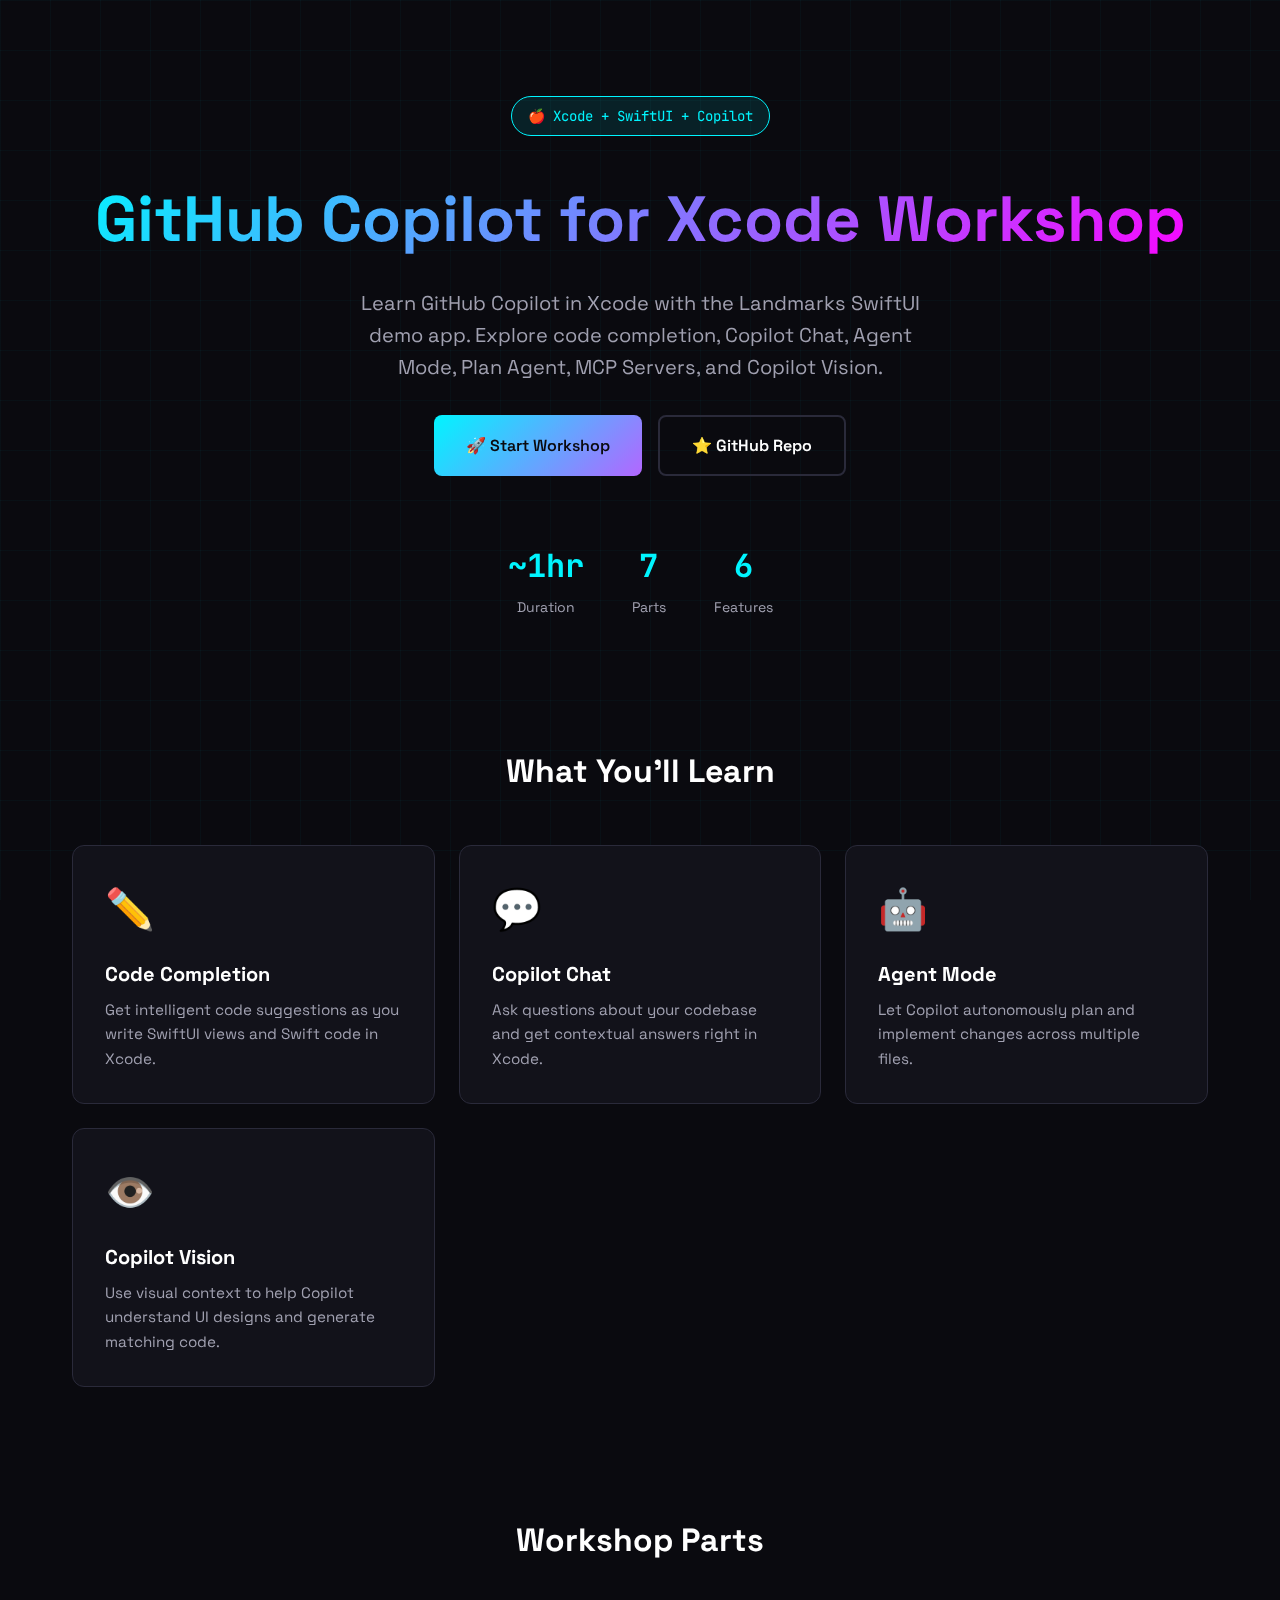
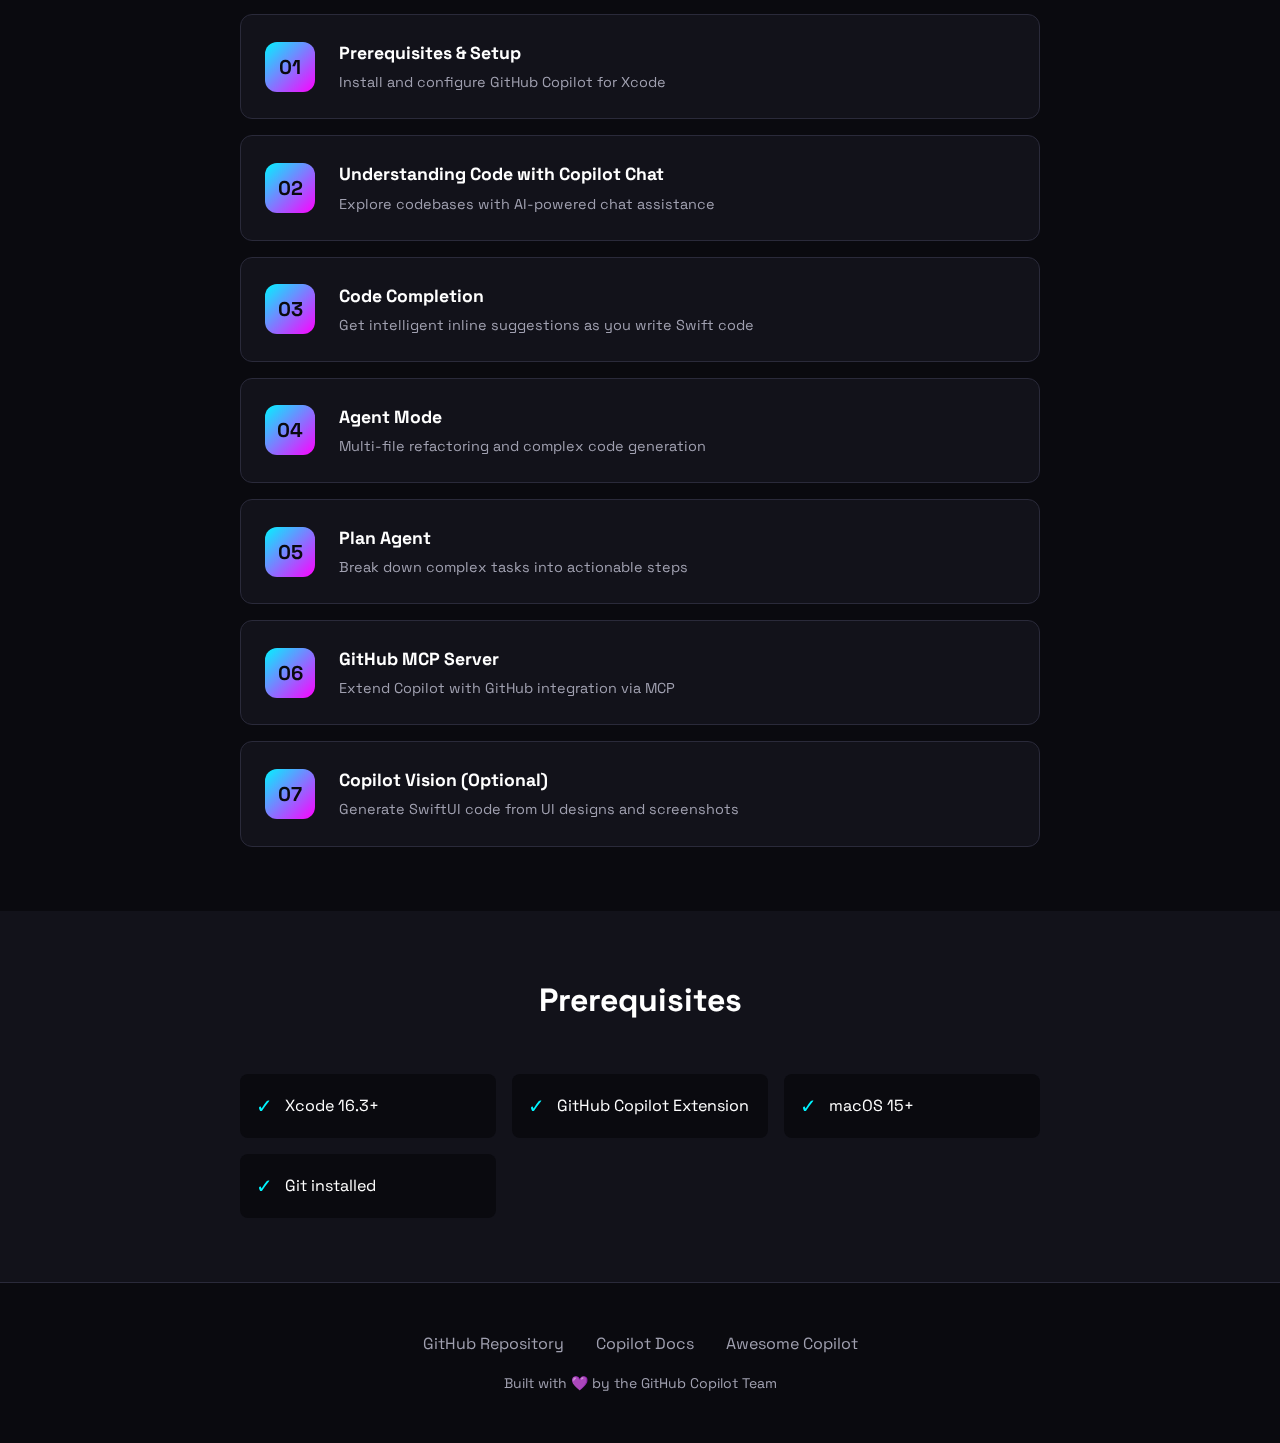
<file: docs/index.html>
<!DOCTYPE html>
<html lang="en">
<head>
    <meta charset="UTF-8">
    <meta name="viewport" content="width=device-width, initial-scale=1.0">
    <title>GitHub Copilot for Xcode Workshop</title>
    <link rel="preconnect" href="https://fonts.googleapis.com">
    <link href="https://fonts.googleapis.com/css2?family=Space+Grotesk:wght@400;500;600;700&family=JetBrains+Mono:wght@400;500;700&display=swap" rel="stylesheet">
    <style>
        :root { --bg-dark: #0a0a0f; --bg-card: #12121a; --neon-cyan: #00f5ff; --neon-magenta: #ff00ff; --neon-purple: #b366ff; --text-primary: #ffffff; --text-secondary: #a0a0b0; --border-color: #2a2a3a; }
        * { margin: 0; padding: 0; box-sizing: border-box; }
        body { font-family: 'Space Grotesk', sans-serif; background: var(--bg-dark); color: var(--text-primary); line-height: 1.6; min-height: 100vh; }
        body::before { content: ''; position: fixed; top: 0; left: 0; width: 100%; height: 100%; background: linear-gradient(90deg, rgba(0,245,255,0.03) 1px, transparent 1px), linear-gradient(rgba(0,245,255,0.03) 1px, transparent 1px); background-size: 50px 50px; pointer-events: none; z-index: -1; }
        .container { max-width: 1200px; margin: 0 auto; padding: 0 2rem; }
        .hero { padding: 6rem 0 4rem; text-align: center; position: relative; }
        .hero-badge { display: inline-block; padding: 0.5rem 1rem; background: rgba(0,245,255,0.1); border: 1px solid var(--neon-cyan); border-radius: 50px; font-size: 0.875rem; color: var(--neon-cyan); margin-bottom: 2rem; font-family: 'JetBrains Mono', monospace; }
        .hero h1 { font-size: clamp(2.5rem, 6vw, 4rem); font-weight: 700; margin-bottom: 1rem; background: linear-gradient(135deg, var(--neon-cyan), var(--neon-magenta)); -webkit-background-clip: text; -webkit-text-fill-color: transparent; background-clip: text; }
        .hero-subtitle { font-size: 1.25rem; color: var(--text-secondary); max-width: 600px; margin: 0 auto 2rem; }
        .hero-cta { display: flex; gap: 1rem; justify-content: center; flex-wrap: wrap; }
        .btn { display: inline-flex; align-items: center; gap: 0.5rem; padding: 1rem 2rem; border-radius: 8px; font-weight: 600; text-decoration: none; transition: all 0.3s ease; font-size: 1rem; }
        .btn-primary { background: linear-gradient(135deg, var(--neon-cyan), var(--neon-purple)); color: var(--bg-dark); }
        .btn-primary:hover { transform: translateY(-2px); box-shadow: 0 10px 40px rgba(0,245,255,0.3); }
        .btn-secondary { background: transparent; border: 2px solid var(--border-color); color: var(--text-primary); }
        .btn-secondary:hover { border-color: var(--neon-cyan); color: var(--neon-cyan); }
        .stats { display: flex; justify-content: center; gap: 3rem; margin-top: 4rem; flex-wrap: wrap; }
        .stat { text-align: center; }
        .stat-value { font-size: 2rem; font-weight: 700; color: var(--neon-cyan); font-family: 'JetBrains Mono', monospace; }
        .stat-label { font-size: 0.875rem; color: var(--text-secondary); margin-top: 0.25rem; }
        .features { padding: 4rem 0; }
        .section-title { font-size: 2rem; text-align: center; margin-bottom: 3rem; }
        .features-grid { display: grid; grid-template-columns: repeat(auto-fit, minmax(280px, 1fr)); gap: 1.5rem; }
        .feature-card { background: var(--bg-card); border: 1px solid var(--border-color); border-radius: 12px; padding: 2rem; transition: all 0.3s ease; }
        .feature-card:hover { border-color: var(--neon-cyan); transform: translateY(-4px); }
        .feature-icon { font-size: 2.5rem; margin-bottom: 1rem; }
        .feature-card h3 { font-size: 1.25rem; margin-bottom: 0.5rem; }
        .feature-card p { color: var(--text-secondary); font-size: 0.95rem; }
        .workshop { padding: 4rem 0; }
        .parts-list { display: flex; flex-direction: column; gap: 1rem; max-width: 800px; margin: 0 auto; }
        .part-card { display: flex; align-items: center; gap: 1.5rem; background: var(--bg-card); border: 1px solid var(--border-color); border-radius: 12px; padding: 1.5rem; text-decoration: none; color: inherit; transition: all 0.3s ease; }
        .part-card:hover { border-color: var(--neon-magenta); background: rgba(255,0,255,0.05); }
        .part-number { width: 50px; height: 50px; display: flex; align-items: center; justify-content: center; background: linear-gradient(135deg, var(--neon-cyan), var(--neon-magenta)); border-radius: 12px; font-weight: 700; font-size: 1.25rem; color: var(--bg-dark); flex-shrink: 0; }
        .part-content { flex: 1; }
        .part-content h3 { font-size: 1.1rem; margin-bottom: 0.25rem; }
        .part-content p { color: var(--text-secondary); font-size: 0.9rem; }
        .part-time { font-family: 'JetBrains Mono', monospace; font-size: 0.875rem; color: var(--neon-cyan); padding: 0.25rem 0.75rem; background: rgba(0,245,255,0.1); border-radius: 50px; }
        .prereqs { padding: 4rem 0; background: var(--bg-card); }
        .prereqs-grid { display: grid; grid-template-columns: repeat(auto-fit, minmax(200px, 1fr)); gap: 1rem; max-width: 800px; margin: 0 auto; }
        .prereq-item { display: flex; align-items: center; gap: 0.75rem; padding: 1rem; background: var(--bg-dark); border-radius: 8px; }
        .prereq-check { color: var(--neon-cyan); font-size: 1.25rem; }
        footer { padding: 3rem 0; text-align: center; border-top: 1px solid var(--border-color); }
        .footer-links { display: flex; justify-content: center; gap: 2rem; margin-bottom: 1rem; flex-wrap: wrap; }
        .footer-links a { color: var(--text-secondary); text-decoration: none; transition: color 0.3s ease; }
        .footer-links a:hover { color: var(--neon-cyan); }
        .footer-credit { color: var(--text-secondary); font-size: 0.875rem; }
        @media (max-width: 768px) { .hero { padding: 4rem 0 3rem; } .stats { gap: 2rem; } .part-card { flex-direction: column; text-align: center; } .part-time { margin-top: 0.5rem; } }
    </style>
</head>
<body>
    <section class="hero">
        <div class="container">
            <span class="hero-badge">🍎 Xcode + SwiftUI + Copilot</span>
            <h1>GitHub Copilot for Xcode Workshop</h1>
            <p class="hero-subtitle">Learn GitHub Copilot in Xcode with the Landmarks SwiftUI demo app. Explore code completion, Copilot Chat, Agent Mode, Plan Agent, MCP Servers, and Copilot Vision.</p>
            <div class="hero-cta">
                <a href="step.html?step=00-overview" class="btn btn-primary">🚀 Start Workshop</a>
                <a href="https://github.com/copilot-dev-days/xcode-workshop" class="btn btn-secondary" target="_blank">⭐ GitHub Repo</a>
            </div>
            <div class="stats">
                <div class="stat">
                    <div class="stat-value">~1hr</div>
                    <div class="stat-label">Duration</div>
                </div>
                <div class="stat">
                    <div class="stat-value">7</div>
                    <div class="stat-label">Parts</div>
                </div>
                <div class="stat">
                    <div class="stat-value">6</div>
                    <div class="stat-label">Features</div>
                </div>
            </div>
        </div>
    </section>

    <section class="features">
        <div class="container">
            <h2 class="section-title">What You'll Learn</h2>
            <div class="features-grid">
                <div class="feature-card">
                    <div class="feature-icon">✏️</div>
                    <h3>Code Completion</h3>
                    <p>Get intelligent code suggestions as you write SwiftUI views and Swift code in Xcode.</p>
                </div>
                <div class="feature-card">
                    <div class="feature-icon">💬</div>
                    <h3>Copilot Chat</h3>
                    <p>Ask questions about your codebase and get contextual answers right in Xcode.</p>
                </div>
                <div class="feature-card">
                    <div class="feature-icon">🤖</div>
                    <h3>Agent Mode</h3>
                    <p>Let Copilot autonomously plan and implement changes across multiple files.</p>
                </div>
                <div class="feature-card">
                    <div class="feature-icon">👁️</div>
                    <h3>Copilot Vision</h3>
                    <p>Use visual context to help Copilot understand UI designs and generate matching code.</p>
                </div>
            </div>
        </div>
    </section>

    <section class="workshop">
        <div class="container">
            <h2 class="section-title">Workshop Parts</h2>
            <div class="parts-list">
                <a href="step.html?step=01-setup" class="part-card">
                    <div class="part-number">01</div>
                    <div class="part-content">
                        <h3>Prerequisites & Setup</h3>
                        <p>Install and configure GitHub Copilot for Xcode</p>
                    </div>
                </a>
                <a href="step.html?step=02-chat" class="part-card">
                    <div class="part-number">02</div>
                    <div class="part-content">
                        <h3>Understanding Code with Copilot Chat</h3>
                        <p>Explore codebases with AI-powered chat assistance</p>
                    </div>
                </a>
                <a href="step.html?step=03-completion" class="part-card">
                    <div class="part-number">03</div>
                    <div class="part-content">
                        <h3>Code Completion</h3>
                        <p>Get intelligent inline suggestions as you write Swift code</p>
                    </div>
                </a>
                <a href="step.html?step=04-agent-mode" class="part-card">
                    <div class="part-number">04</div>
                    <div class="part-content">
                        <h3>Agent Mode</h3>
                        <p>Multi-file refactoring and complex code generation</p>
                    </div>
                </a>
                <a href="step.html?step=05-plan-agent" class="part-card">
                    <div class="part-number">05</div>
                    <div class="part-content">
                        <h3>Plan Agent</h3>
                        <p>Break down complex tasks into actionable steps</p>
                    </div>
                </a>
                <a href="step.html?step=06-mcp" class="part-card">
                    <div class="part-number">06</div>
                    <div class="part-content">
                        <h3>GitHub MCP Server</h3>
                        <p>Extend Copilot with GitHub integration via MCP</p>
                    </div>
                </a>
                <a href="step.html?step=07-vision" class="part-card">
                    <div class="part-number">07</div>
                    <div class="part-content">
                        <h3>Copilot Vision (Optional)</h3>
                        <p>Generate SwiftUI code from UI designs and screenshots</p>
                    </div>
                </a>
            </div>
        </div>
    </section>

    <section class="prereqs">
        <div class="container">
            <h2 class="section-title">Prerequisites</h2>
            <div class="prereqs-grid">
                <div class="prereq-item">
                    <span class="prereq-check">✓</span>
                    <span>Xcode 16.3+</span>
                </div>
                <div class="prereq-item">
                    <span class="prereq-check">✓</span>
                    <span>GitHub Copilot Extension</span>
                </div>
                <div class="prereq-item">
                    <span class="prereq-check">✓</span>
                    <span>macOS 15+</span>
                </div>
                <div class="prereq-item">
                    <span class="prereq-check">✓</span>
                    <span>Git installed</span>
                </div>
            </div>
        </div>
    </section>

    <footer>
        <div class="container">
            <div class="footer-links">
                <a href="https://github.com/copilot-dev-days/xcode-workshop" target="_blank">GitHub Repository</a>
                <a href="https://docs.github.com/en/copilot" target="_blank">Copilot Docs</a>
                <a href="https://github.com/matiassingers/awesome-copilot" target="_blank">Awesome Copilot</a>
            </div>
            <p class="footer-credit">Built with 💜 by the GitHub Copilot Team</p>
        </div>
    </footer>
</body>
</html>
</file>
